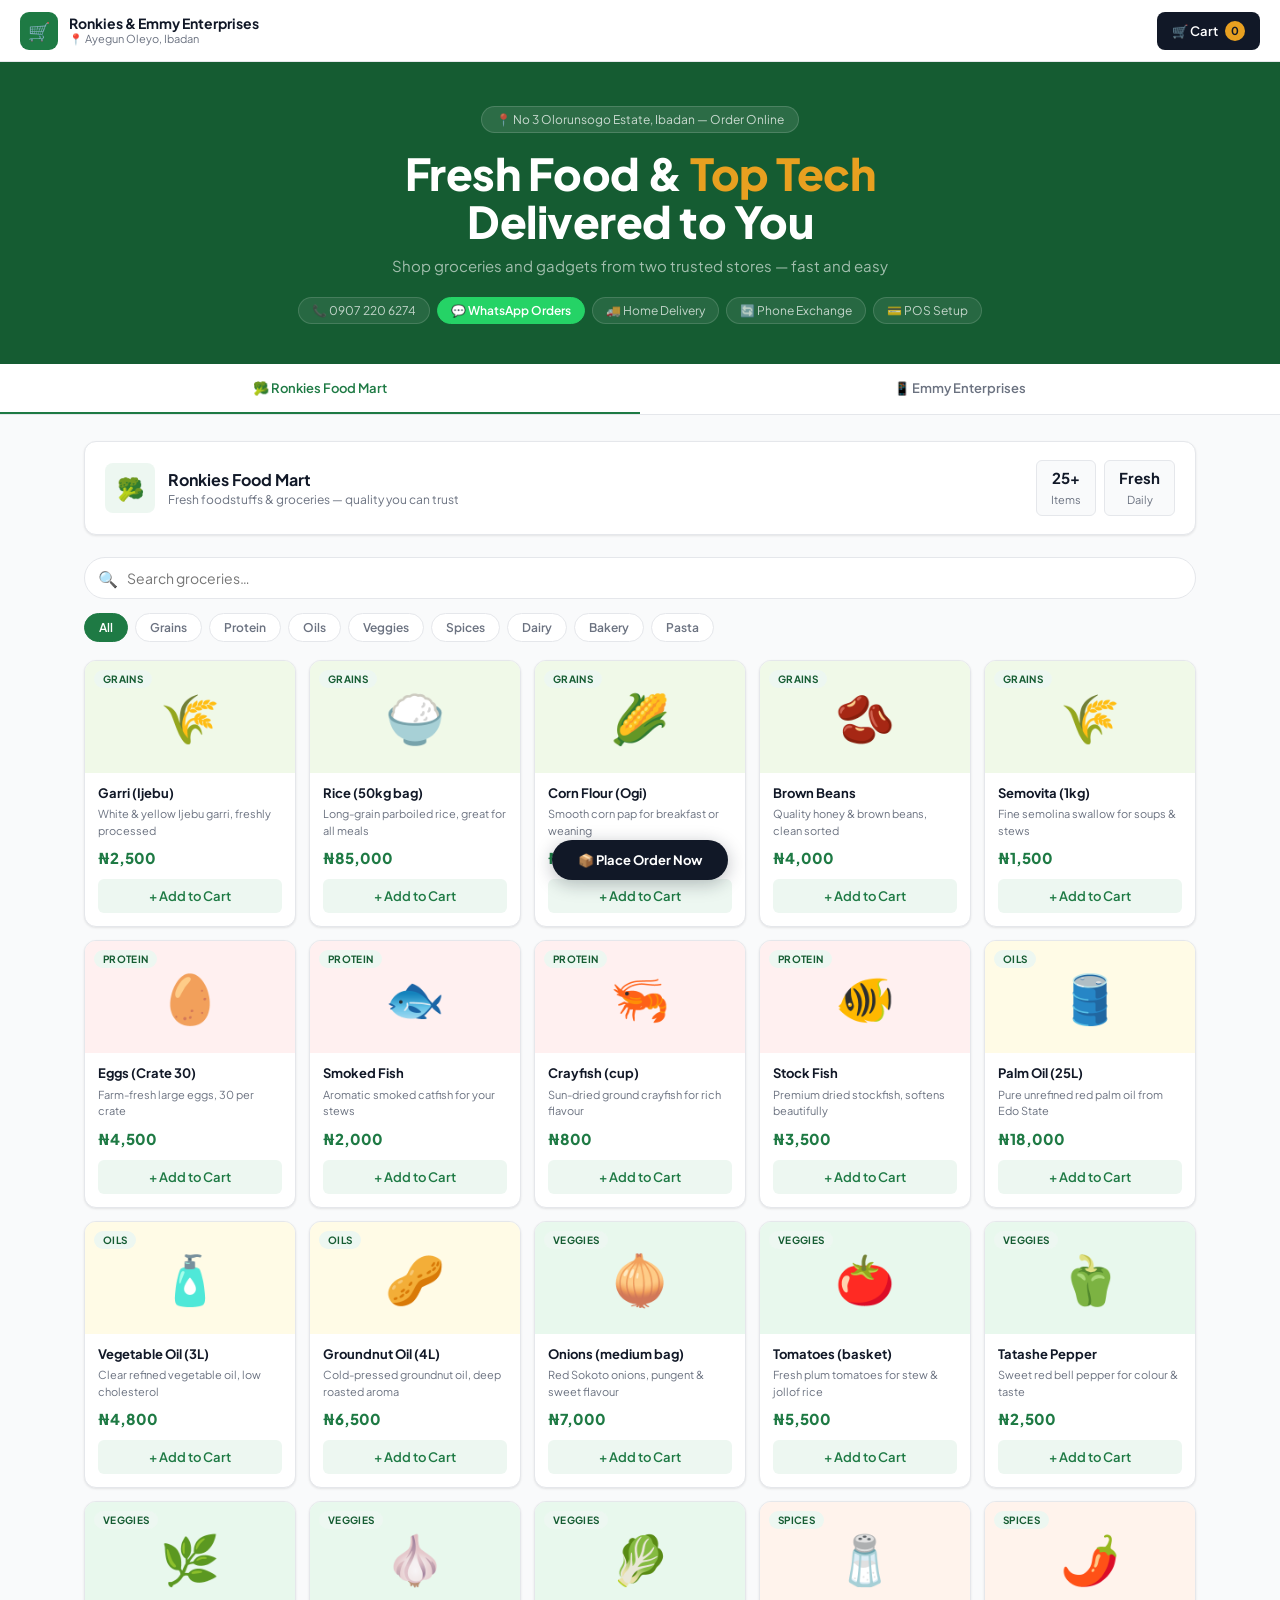
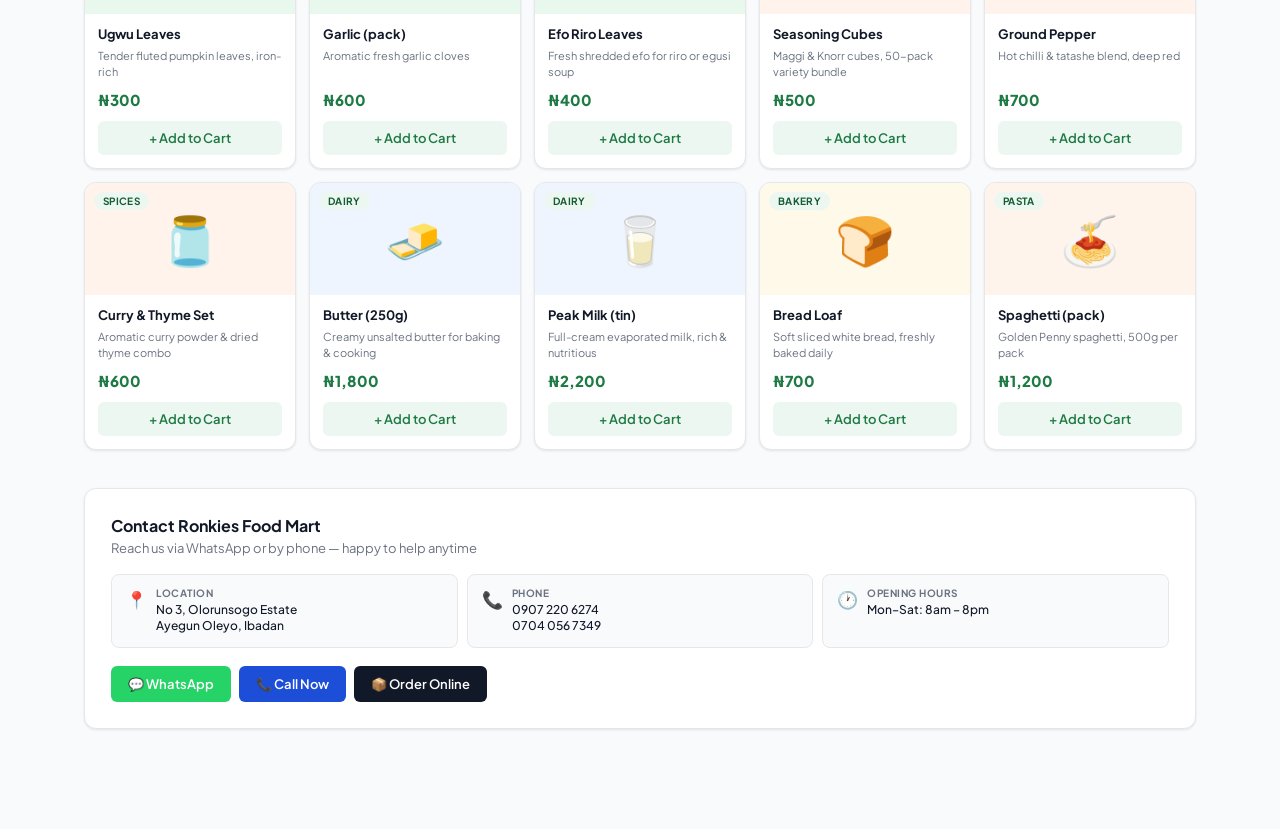
<file: index.html>
<!DOCTYPE html>
<html lang="en">
<head>
<meta charset="UTF-8">
<meta name="viewport" content="width=device-width, initial-scale=1.0">
<title>Ronkies Food Mart & Emmy Enterprises</title>
<link rel="stylesheet" href="style.css">
<link href="https://fonts.googleapis.com/css2?family=Plus+Jakarta+Sans:wght@400;500;600;700;800&display=swap" rel="stylesheet">
</head>
<body>

<nav class="nav">
  <a class="logo" href="#">
    <div class="logo-icon">🛒</div>
    <div>
      <div class="logo-name">Ronkies &amp; Emmy Enterprises</div>
      <div class="logo-loc">📍 Ayegun Oleyo, Ibadan</div>
    </div>
  </a>
  <button class="cart-btn" onclick="openCart()">🛒 Cart <span class="cnum" id="cart-count">0</span></button>
</nav>

<div class="hero">
  <div class="hero-tag">📍 No 3 Olorunsogo Estate, Ibadan — Order Online</div>
  <h1>Fresh Food &amp; <span class="hi">Top Tech</span><br>Delivered to You</h1>
  <p class="hero-sub">Shop groceries and gadgets from two trusted stores — fast and easy</p>
  <div class="chips">
    <span class="chip">📞 0907 220 6274</span>
    <span class="chip hi">💬 WhatsApp Orders</span>
    <span class="chip">🚚 Home Delivery</span>
    <span class="chip">🔄 Phone Exchange</span>
    <span class="chip">💳 POS Setup</span>
  </div>
</div>

<div class="tabs">
  <button class="tab af" id="tab-food" onclick="showSec('food',this)">🥦 Ronkies Food Mart</button>
  <button class="tab" id="tab-tech" onclick="showSec('tech',this)">📱 Emmy Enterprises</button>
</div>

<div class="main">

  <div class="sec on" id="sec-food">
    <div class="store-hd">
      <div class="shd-l">
        <div class="shd-icon fi">🥦</div>
        <div>
          <div class="shd-name">Ronkies Food Mart</div>
          <div class="shd-desc">Fresh foodstuffs &amp; groceries — quality you can trust</div>
        </div>
      </div>
      <div class="shd-stats">
        <div class="sp"><strong>25+</strong><span>Items</span></div>
        <div class="sp"><strong>Fresh</strong><span>Daily</span></div>
      </div>
    </div>
    <div class="sw"><span class="si">🔍</span><input type="text" placeholder="Search groceries…" oninput="filterQ('food',this.value)"></div>
    <div class="filt" id="food-filt"></div>
    <div class="grid" id="food-grid"></div>
    <div id="food-empty" class="nores" style="display:none">No items found</div>
    <div class="contact">
      <h3>Contact Ronkies Food Mart</h3>
      <p class="sub">Reach us via WhatsApp or by phone — happy to help anytime</p>
      <div class="ig">
        <div class="ic"><span class="ic-i">📍</span><div><div class="ic-l">Location</div><div class="ic-v">No 3, Olorunsogo Estate<br>Ayegun Oleyo, Ibadan</div></div></div>
        <div class="ic"><span class="ic-i">📞</span><div><div class="ic-l">Phone</div><div class="ic-v">0907 220 6274<br>0704 056 7349</div></div></div>
        <div class="ic"><span class="ic-i">🕐</span><div><div class="ic-l">Opening Hours</div><div class="ic-v">Mon–Sat: 8am – 8pm<br></div></div></div>
      </div>
      <div class="ctar">
        <button class="cta wa2" onclick="openWA('09072206274','Ronkies Food Mart')">💬 WhatsApp</button>
        <button class="cta ph" onclick="dial('09072206274')">📞 Call Now</button>
        <button class="cta or" onclick="openOrder('food')">📦 Order Online</button>
      </div>
    </div>
  </div>

  <div class="sec" id="sec-tech">
    <div class="store-hd">
      <div class="shd-l">
        <div class="shd-icon ti">📱</div>
        <div>
          <div class="shd-name">Emmy Enterprises</div>
          <div class="shd-desc">POS · Phone Sales · Accessories · Repairs · Exchange</div>
        </div>
      </div>
      <div class="shd-stats">
        <div class="sp"><strong>18+</strong><span>Products</span></div>
        <div class="sp"><strong>Best</strong><span>Prices</span></div>
      </div>
    </div>
    <div class="sw"><span class="si">🔍</span><input type="text" class="t" placeholder="Search phones &amp; accessories…" oninput="filterQ('tech',this.value)"></div>
    <div class="filt" id="tech-filt"></div>
    <div class="grid" id="tech-grid"></div>
    <div id="tech-empty" class="nores" style="display:none">No items found</div>
    <div class="contact">
      <h3>Contact Emmy Enterprises</h3>
      <p class="sub">Visit us or reach out on WhatsApp — we make tech simple</p>
      <div class="ig">
        <div class="ic"><span class="ic-i">📍</span><div><div class="ic-l">Location</div><div class="ic-v">No 3, Olorunsogo Estate<br>Ayegun Oleyo, Ibadan</div></div></div>
        <div class="ic"><span class="ic-i">📞</span><div><div class="ic-l">Phone</div><div class="ic-v">0907 220 6274<br>0704 056 7349</div></div></div>
        <div class="ic"><span class="ic-i">🔄</span><div><div class="ic-l">Services</div><div class="ic-v">Exchange · Repairs<br>POS Setup · Buyback</div></div></div>
      </div>
      <div class="ctar">
        <button class="cta wa2" onclick="openWA('09072206274','Emmy Enterprises')">💬 WhatsApp</button>
        <button class="cta ph" onclick="dial('09072206274')">📞 Call Now</button>
        <button class="cta or" onclick="openOrder('tech')">📦 Order Online</button>
      </div>
    </div>
  </div>

</div>

<button class="floatb" id="floatb" onclick="openOrder('food')">📦 Place Order Now</button>

<div class="ov" id="cart-ov" onclick="closeCart()"></div>
<div class="dr" id="cart-dr">
  <div class="drhd"><h3>🛒 Your Cart</h3><button class="dcl" onclick="closeCart()">×</button></div>
  <div class="drbd" id="cart-bd"></div>
  <div class="drft" id="cart-ft" style="display:none">
    <div class="totrow"><span>Total</span><span id="cart-total">₦0</span></div>
    <button class="cob" onclick="checkoutWA()">💬 Checkout via WhatsApp</button>
  </div>
</div>

<div class="mbg" id="order-modal" onclick="if(event.target===this)closeOrder()">
  <div class="modal">
    <div class="mhd fh" id="modal-hd">
      <h3 id="modal-title">📦 Place Your Order</h3>
      <button class="mcl" onclick="closeOrder()">×</button>
    </div>
    <div class="mbd">
      <div class="fg2">
        <div class="fg"><label>Full Name *</label><input type="text" id="o-name" placeholder="Your name"></div>
        <div class="fg"><label>Phone *</label><input type="tel" id="o-phone" placeholder="080xxxxxxxx"></div>
      </div>
      <div class="fg"><label>Delivery Address</label><input type="text" id="o-addr" placeholder="Street, area, Ibadan"></div>
      <div class="fg"><label>Items to Order *</label><textarea id="o-items" placeholder="e.g. Rice 1 bag, Garri 2kg&#10;List all items and quantities"></textarea></div>
      <div class="fg"><label>Special Instructions</label><input type="text" id="o-note" placeholder="Any notes or preferences?"></div>
      <button class="sendb" onclick="submitOrder()">💬 Send Order via WhatsApp</button>
    </div>
  </div>
</div>

<div id="toast"></div>
<script src="script.js"></script>
</body>
</html>
</file>
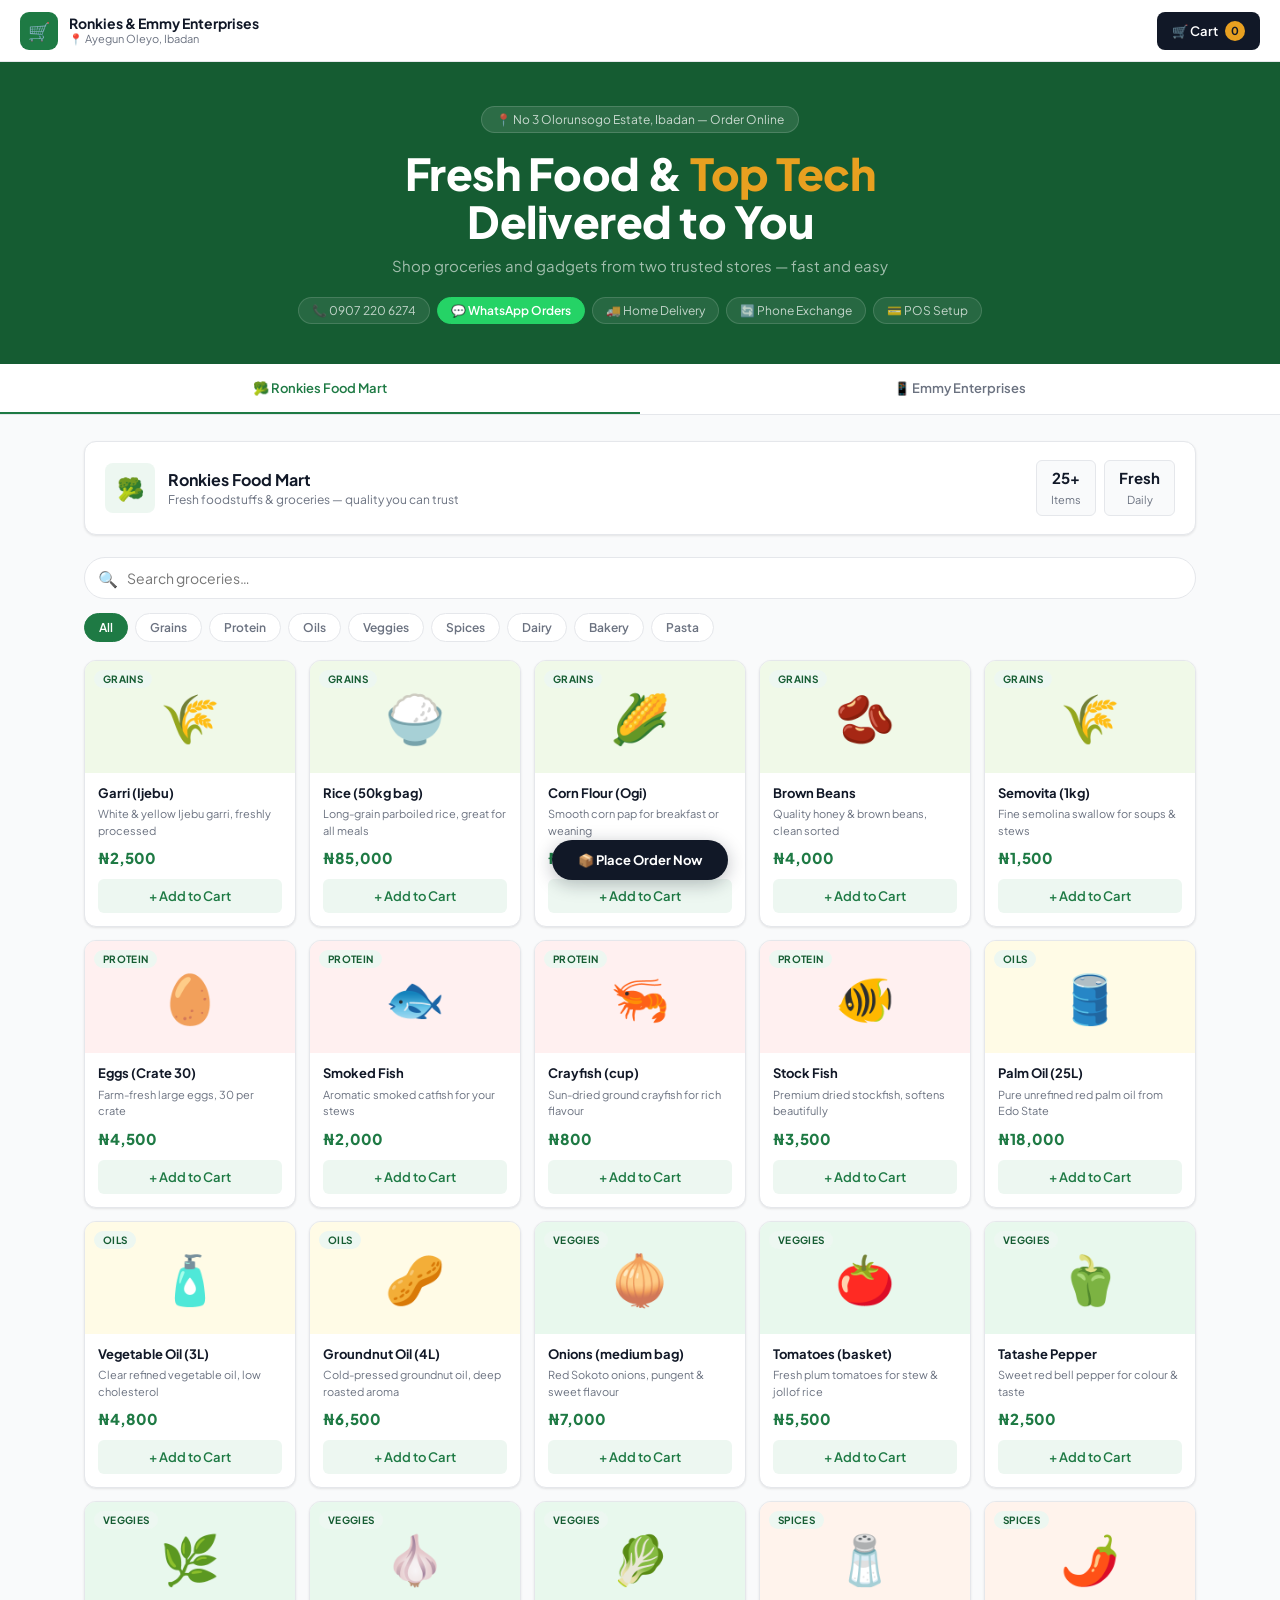
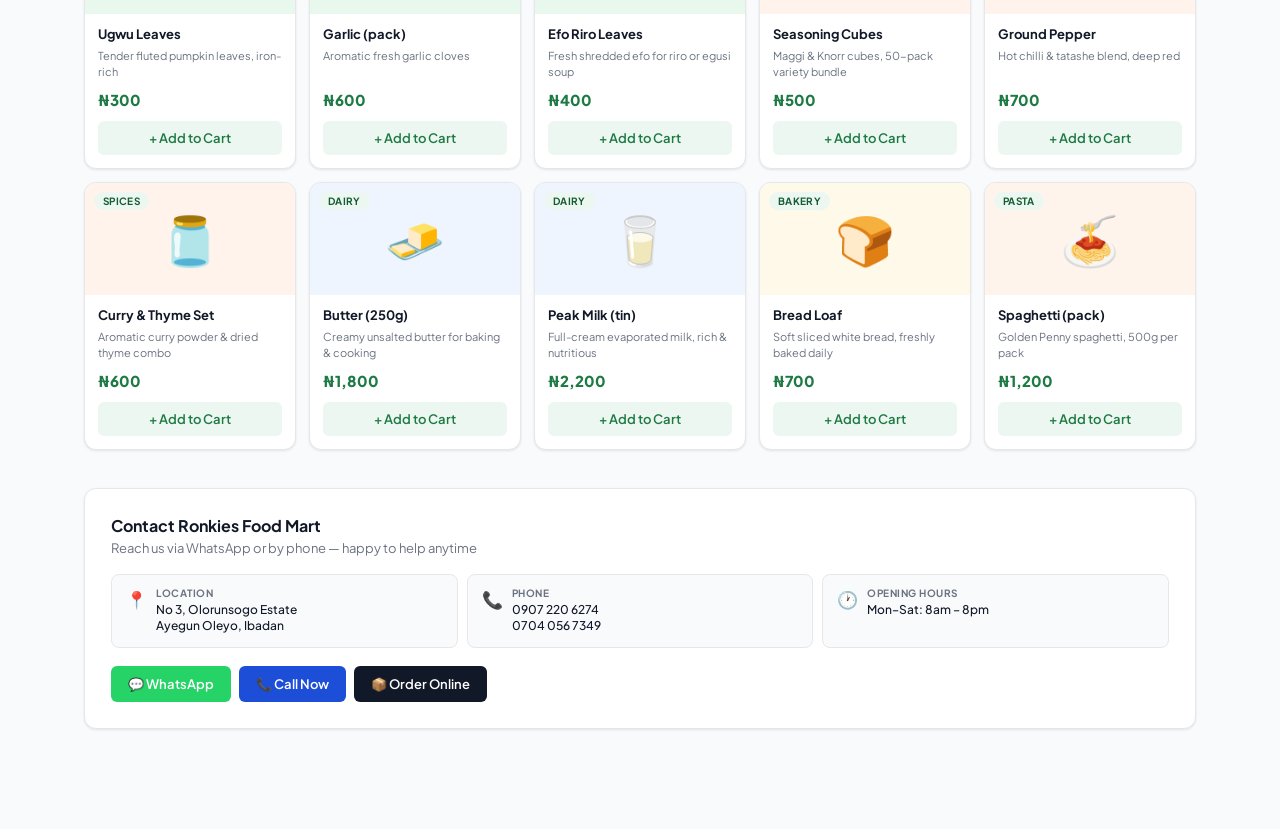
<file: food.html>
<!DOCTYPE html>
<html lang="en">
<head>
<meta charset="UTF-8">
<meta name="viewport" content="width=device-width, initial-scale=1.0">
<title>Ronkies Food Mart & Emmy Enterprises</title>
<link rel="stylesheet" href="food.css">
<link href="https://fonts.googleapis.com/css2?family=Plus+Jakarta+Sans:wght@400;500;600;700;800&display=swap" rel="stylesheet">
</head>
<body>

<nav class="nav">
  <a class="logo" href="#">
    <div class="logo-icon">🛒</div>
    <div>
      <div class="logo-name">Ronkies &amp; Emmy Enterprises</div>
      <div class="logo-loc">📍 Ayegun Oleyo, Ibadan</div>
    </div>
  </a>
  <button class="cart-btn" onclick="openCart()">🛒 Cart <span class="cnum" id="cart-count">0</span></button>
</nav>

<div class="hero">
  <div class="hero-tag">📍 No 3 Olorunsogo Estate, Ibadan — Order Online</div>
  <h1>Fresh Food &amp; <span class="hi">Top Tech</span><br>Delivered to You</h1>
  <p class="hero-sub">Shop groceries and gadgets from two trusted stores — fast and easy</p>
  <div class="chips">
    <span class="chip">📞 0907 220 6274</span>
    <span class="chip hi">💬 WhatsApp Orders</span>
    <span class="chip">🚚 Home Delivery</span>
    <span class="chip">🔄 Phone Exchange</span>
    <span class="chip">💳 POS Setup</span>
  </div>
</div>

<div class="tabs">
  <button class="tab af" id="tab-food" onclick="showSec('food',this)">🥦 Ronkies Food Mart</button>
  <button class="tab" id="tab-tech" onclick="showSec('tech',this)">📱 Emmy Enterprises</button>
</div>

<div class="main">

  <div class="sec on" id="sec-food">
    <div class="store-hd">
      <div class="shd-l">
        <div class="shd-icon fi">🥦</div>
        <div>
          <div class="shd-name">Ronkies Food Mart</div>
          <div class="shd-desc">Fresh foodstuffs &amp; groceries — quality you can trust</div>
        </div>
      </div>
      <div class="shd-stats">
        <div class="sp"><strong>25+</strong><span>Items</span></div>
        <div class="sp"><strong>Fresh</strong><span>Daily</span></div>
      </div>
    </div>
    <div class="sw"><span class="si">🔍</span><input type="text" placeholder="Search groceries…" oninput="filterQ('food',this.value)"></div>
    <div class="filt" id="food-filt"></div>
    <div class="grid" id="food-grid"></div>
    <div id="food-empty" class="nores" style="display:none">No items found</div>
    <div class="contact">
      <h3>Contact Ronkies Food Mart</h3>
      <p class="sub">Reach us via WhatsApp or by phone — happy to help anytime</p>
      <div class="ig">
        <div class="ic"><span class="ic-i">📍</span><div><div class="ic-l">Location</div><div class="ic-v">No 3, Olorunsogo Estate<br>Ayegun Oleyo, Ibadan</div></div></div>
        <div class="ic"><span class="ic-i">📞</span><div><div class="ic-l">Phone</div><div class="ic-v">0907 220 6274<br>0704 056 7349</div></div></div>
        <div class="ic"><span class="ic-i">🕐</span><div><div class="ic-l">Opening Hours</div><div class="ic-v">Mon–Sat: 8am – 8pm<br></div></div></div>
      </div>
      <div class="ctar">
        <button class="cta wa2" onclick="openWA('09072206274','Ronkies Food Mart')">💬 WhatsApp</button>
        <button class="cta ph" onclick="dial('09072206274')">📞 Call Now</button>
        <button class="cta or" onclick="openOrder('food')">📦 Order Online</button>
      </div>
    </div>
  </div>

  <div class="sec" id="sec-tech">
    <div class="store-hd">
      <div class="shd-l">
        <div class="shd-icon ti">📱</div>
        <div>
          <div class="shd-name">Emmy Enterprises</div>
          <div class="shd-desc">POS · Phone Sales · Accessories · Repairs · Exchange</div>
        </div>
      </div>
      <div class="shd-stats">
        <div class="sp"><strong>18+</strong><span>Products</span></div>
        <div class="sp"><strong>Best</strong><span>Prices</span></div>
      </div>
    </div>
    <div class="sw"><span class="si">🔍</span><input type="text" class="t" placeholder="Search phones &amp; accessories…" oninput="filterQ('tech',this.value)"></div>
    <div class="filt" id="tech-filt"></div>
    <div class="grid" id="tech-grid"></div>
    <div id="tech-empty" class="nores" style="display:none">No items found</div>
    <div class="contact">
      <h3>Contact Emmy Enterprises</h3>
      <p class="sub">Visit us or reach out on WhatsApp — we make tech simple</p>
      <div class="ig">
        <div class="ic"><span class="ic-i">📍</span><div><div class="ic-l">Location</div><div class="ic-v">No 3, Olorunsogo Estate<br>Ayegun Oleyo, Ibadan</div></div></div>
        <div class="ic"><span class="ic-i">📞</span><div><div class="ic-l">Phone</div><div class="ic-v">0907 220 6274<br>0704 056 7349</div></div></div>
        <div class="ic"><span class="ic-i">🔄</span><div><div class="ic-l">Services</div><div class="ic-v">Exchange · Repairs<br>POS Setup · Buyback</div></div></div>
      </div>
      <div class="ctar">
        <button class="cta wa2" onclick="openWA('09072206274','Emmy Enterprises')">💬 WhatsApp</button>
        <button class="cta ph" onclick="dial('09072206274')">📞 Call Now</button>
        <button class="cta or" onclick="openOrder('tech')">📦 Order Online</button>
      </div>
    </div>
  </div>

</div>

<button class="floatb" id="floatb" onclick="openOrder('food')">📦 Place Order Now</button>

<div class="ov" id="cart-ov" onclick="closeCart()"></div>
<div class="dr" id="cart-dr">
  <div class="drhd"><h3>🛒 Your Cart</h3><button class="dcl" onclick="closeCart()">×</button></div>
  <div class="drbd" id="cart-bd"></div>
  <div class="drft" id="cart-ft" style="display:none">
    <div class="totrow"><span>Total</span><span id="cart-total">₦0</span></div>
    <button class="cob" onclick="checkoutWA()">💬 Checkout via WhatsApp</button>
  </div>
</div>

<div class="mbg" id="order-modal" onclick="if(event.target===this)closeOrder()">
  <div class="modal">
    <div class="mhd fh" id="modal-hd">
      <h3 id="modal-title">📦 Place Your Order</h3>
      <button class="mcl" onclick="closeOrder()">×</button>
    </div>
    <div class="mbd">
      <div class="fg2">
        <div class="fg"><label>Full Name *</label><input type="text" id="o-name" placeholder="Your name"></div>
        <div class="fg"><label>Phone *</label><input type="tel" id="o-phone" placeholder="080xxxxxxxx"></div>
      </div>
      <div class="fg"><label>Delivery Address</label><input type="text" id="o-addr" placeholder="Street, area, Ibadan"></div>
      <div class="fg"><label>Items to Order *</label><textarea id="o-items" placeholder="e.g. Rice 1 bag, Garri 2kg&#10;List all items and quantities"></textarea></div>
      <div class="fg"><label>Special Instructions</label><input type="text" id="o-note" placeholder="Any notes or preferences?"></div>
      <button class="sendb" onclick="submitOrder()">💬 Send Order via WhatsApp</button>
    </div>
  </div>
</div>

<div id="toast"></div>
<script src="food.js"></script>
</body>
</html>
</file>
<file: style.css>
*,*::before,*::after{box-sizing:border-box;margin:0;padding:0}
:root{
  --g:#1e7a44;--gd:#155c32;--gl:#edf7f1;--gm:#d0ecdb;
  --o:#c96a1e;--od:#9d4f12;--ol:#fef3ea;--om:#fce0c5;
  --gold:#e8a020;--wa:#25d366;--red:#c0392b;
  --ink:#111827;--ink2:#374151;--mu:#6b7280;--su:#9ca3af;
  --bd:#e5e7eb;--bg:#f9fafb;--wh:#ffffff;
  --cs:0 1px 3px rgba(0,0,0,0.06),0 1px 2px rgba(0,0,0,0.04);
  --sh:0 4px 16px rgba(0,0,0,0.08);--shl:0 8px 32px rgba(0,0,0,0.12);
  --r:12px;--rs:8px;--rx:6px}
html{scroll-behavior:smooth}
body{font-family:'Plus Jakarta Sans',sans-serif;background:var(--bg);color:var(--ink);min-height:100vh;-webkit-font-smoothing:antialiased}

.nav{position:sticky;top:0;z-index:100;background:var(--wh);border-bottom:1px solid var(--bd);display:flex;align-items:center;justify-content:space-between;padding:0 20px;height:62px}
.logo{display:flex;align-items:center;gap:11px;text-decoration:none}
.logo-icon{width:38px;height:38px;border-radius:9px;background:var(--g);display:flex;align-items:center;justify-content:center;font-size:18px;flex-shrink:0}
.logo-name{font-size:14px;font-weight:700;color:var(--ink);line-height:1.2}
.logo-loc{font-size:11px;color:var(--mu)}
.cart-btn{display:flex;align-items:center;gap:7px;background:var(--ink);color:var(--wh);border:none;border-radius:8px;padding:9px 15px;font-family:inherit;font-size:13px;font-weight:600;cursor:pointer;transition:background .15s}
.cart-btn:hover{background:var(--ink2)}
.cnum{background:var(--gold);color:var(--ink);border-radius:50px;min-width:20px;height:20px;font-size:11px;font-weight:700;padding:0 5px;display:inline-flex;align-items:center;justify-content:center}

.hero{background:var(--gd);padding:44px 20px 40px;text-align:center}
.hero-tag{display:inline-flex;align-items:center;gap:6px;background:rgba(255,255,255,.1);border:1px solid rgba(255,255,255,.15);border-radius:50px;padding:5px 14px;margin-bottom:16px;font-size:12px;color:rgba(255,255,255,.75)}
.hero h1{font-size:clamp(24px,5.5vw,44px);font-weight:800;color:#fff;line-height:1.1;letter-spacing:-.5px;margin-bottom:10px}
.hero h1 .hi{color:var(--gold)}
.hero-sub{color:rgba(255,255,255,.6);font-size:clamp(13px,2.5vw,15px);margin-bottom:22px}
.chips{display:flex;flex-wrap:wrap;justify-content:center;gap:7px}
.chip{background:rgba(255,255,255,.08);border:1px solid rgba(255,255,255,.14);color:rgba(255,255,255,.72);border-radius:50px;padding:5px 13px;font-size:12px}
.chip.hi{background:var(--wa);border-color:var(--wa);color:#fff;font-weight:600}

.tabs{position:sticky;top:62px;z-index:90;background:var(--wh);border-bottom:1px solid var(--bd);display:flex;overflow-x:auto;scrollbar-width:none}
.tabs::-webkit-scrollbar{display:none}
.tab{flex:1;min-width:150px;padding:0 20px;height:50px;display:flex;align-items:center;justify-content:center;gap:8px;font-family:inherit;font-size:13px;font-weight:600;background:none;border:none;border-bottom:2px solid transparent;cursor:pointer;color:var(--mu);transition:all .18s;white-space:nowrap}
.tab.af{color:var(--g);border-bottom-color:var(--g)}
.tab.at{color:var(--o);border-bottom-color:var(--o)}

.main{max-width:1140px;margin:0 auto;padding:26px 14px 100px}
.sec{display:none;animation:up .28s ease}
.sec.on{display:block}
@keyframes up{from{opacity:0;transform:translateY(8px)}to{opacity:1;transform:translateY(0)}}

.store-hd{display:flex;align-items:center;justify-content:space-between;flex-wrap:wrap;gap:12px;margin-bottom:22px;padding:18px 20px;border-radius:var(--r);border:1px solid var(--bd);background:var(--wh);box-shadow:var(--cs)}
.shd-l{display:flex;align-items:center;gap:13px}
.shd-icon{width:50px;height:50px;border-radius:var(--rs);flex-shrink:0;display:flex;align-items:center;justify-content:center;font-size:22px}
.shd-icon.fi{background:var(--gl)}.shd-icon.ti{background:var(--ol)}
.shd-name{font-size:16px;font-weight:700;color:var(--ink)}
.shd-desc{font-size:12px;color:var(--mu);margin-top:2px}
.shd-stats{display:flex;gap:8px;flex-wrap:wrap}
.sp{background:var(--bg);border:1px solid var(--bd);border-radius:var(--rx);padding:7px 14px;text-align:center}
.sp strong{display:block;font-size:15px;font-weight:700;color:var(--ink)}
.sp span{font-size:11px;color:var(--mu)}

.sw{position:relative;margin-bottom:14px}
.sw input{width:100%;padding:11px 16px 11px 42px;border:1px solid var(--bd);border-radius:50px;font-family:inherit;font-size:14px;background:var(--wh);outline:none;transition:border-color .18s,box-shadow .18s;color:var(--ink)}
.sw input:focus{border-color:var(--g);box-shadow:0 0 0 3px rgba(30,122,68,.1)}
.sw input.t:focus{border-color:var(--o);box-shadow:0 0 0 3px rgba(201,106,30,.1)}
.si{position:absolute;left:14px;top:50%;transform:translateY(-50%);font-size:16px}

.filt{display:flex;gap:7px;flex-wrap:wrap;margin-bottom:18px}
.pill{padding:6px 14px;border-radius:50px;border:1px solid var(--bd);background:var(--wh);font-family:inherit;font-size:12px;font-weight:600;cursor:pointer;transition:all .14s;color:var(--mu)}
.pill:hover{border-color:#d1d5db;color:var(--ink)}
.pill.fa{background:var(--g);border-color:var(--g);color:#fff}
.pill.ta{background:var(--o);border-color:var(--o);color:#fff}

.grid{display:grid;grid-template-columns:repeat(auto-fill,minmax(165px,1fr));gap:13px}
@media(max-width:400px){.grid{grid-template-columns:repeat(2,1fr);gap:9px}}
@media(min-width:900px){.grid{grid-template-columns:repeat(auto-fill,minmax(185px,1fr))}}

.card{background:var(--wh);border-radius:var(--r);border:1px solid var(--bd);overflow:hidden;display:flex;flex-direction:column;transition:transform .18s,box-shadow .18s,border-color .18s;box-shadow:var(--cs)}
.card:hover{transform:translateY(-3px);box-shadow:var(--sh);border-color:#d1d5db}

.thumb{height:112px;position:relative;display:flex;align-items:center;justify-content:center;font-size:48px;overflow:hidden}
.tg{background:#f0f9e8}.tp{background:#fff0f0}.to{background:#fffbe6}
.tv{background:#e8f8ed}.ts{background:#fff3ec}.td{background:#eef5ff}
.tb{background:#fef9e8}.tpa{background:#fff4ec}.tsv{background:#f0f4ff}
.tph{background:#f4f4f4}.tac{background:#f5eeff}

.ctag{position:absolute;top:9px;left:9px;font-size:10px;font-weight:700;padding:3px 9px;border-radius:50px;letter-spacing:.3px;text-transform:uppercase}
.ftag{background:var(--gl);color:var(--gd)}
.ttag{background:var(--ol);color:var(--od)}

.cb{padding:12px 13px;flex:1;display:flex;flex-direction:column;gap:4px}
.cn{font-size:13px;font-weight:700;color:var(--ink);line-height:1.35}
.cd{font-size:11px;color:var(--mu);line-height:1.5;flex:1}
.cp{font-size:15px;font-weight:800;margin-top:5px}
.fp{color:var(--g)}.tp2{color:var(--o)}.cup{color:var(--mu);font-size:12px;font-weight:600}

.cf{padding:0 13px 13px}
.ab{width:100%;padding:9px 0;border:none;border-radius:var(--rx);font-family:inherit;font-size:13px;font-weight:600;cursor:pointer;transition:all .14s}
.fa2{background:var(--gl);color:var(--g)}.fa2:hover{background:var(--g);color:#fff}
.ta2{background:var(--ol);color:var(--o)}.ta2:hover{background:var(--o);color:#fff}

.qr{display:flex;border-radius:var(--rx);overflow:hidden;border:1.5px solid;height:37px}
.qr.fq{border-color:var(--g)}.qr.tq{border-color:var(--o)}
.qb{flex:1;background:none;border:none;font-size:18px;font-weight:700;cursor:pointer;transition:background .1s}
.fq .qb{color:var(--g)}.fq .qb:hover{background:var(--gl)}
.tq .qb{color:var(--o)}.tq .qb:hover{background:var(--ol)}
.qn{flex:1.3;text-align:center;font-size:14px;font-weight:700;line-height:37px}

.nores{text-align:center;padding:48px;color:var(--mu);font-size:14px}

.contact{margin-top:38px;background:var(--wh);border-radius:var(--r);border:1px solid var(--bd);padding:26px;box-shadow:var(--cs)}
.contact h3{font-size:16px;font-weight:700;margin-bottom:4px}
.contact .sub{font-size:13px;color:var(--mu);margin-bottom:18px}
.ig{display:grid;grid-template-columns:repeat(auto-fit,minmax(185px,1fr));gap:9px;margin-bottom:18px}
.ic{background:var(--bg);border:1px solid var(--bd);border-radius:var(--rs);padding:12px 14px;display:flex;align-items:flex-start;gap:9px}
.ic-i{font-size:17px;flex-shrink:0;margin-top:1px}
.ic-l{font-size:10px;font-weight:700;color:var(--mu);text-transform:uppercase;letter-spacing:.5px;margin-bottom:3px}
.ic-v{font-size:12px;font-weight:500;color:var(--ink);line-height:1.4}
.ctar{display:flex;gap:8px;flex-wrap:wrap}
.cta{display:flex;align-items:center;gap:7px;padding:10px 17px;border-radius:var(--rx);border:none;font-family:inherit;font-size:13px;font-weight:600;cursor:pointer;transition:opacity .15s,transform .15s}
.cta:hover{opacity:.9;transform:translateY(-1px)}
.wa2{background:var(--wa);color:#fff}
.ph{background:#1d4ed8;color:#fff}
.or{background:var(--ink);color:#fff}

.ov{display:none;position:fixed;inset:0;z-index:200;background:rgba(0,0,0,.4)}
.ov.on{display:block}
.dr{position:fixed;top:0;right:-100%;bottom:0;width:min(400px,100vw);background:var(--wh);z-index:201;transition:right .3s cubic-bezier(.4,0,.2,1);display:flex;flex-direction:column;border-left:1px solid var(--bd)}
.dr.on{right:0}
.drhd{padding:17px 19px;display:flex;justify-content:space-between;align-items:center;border-bottom:1px solid var(--bd);flex-shrink:0}
.drhd h3{font-size:15px;font-weight:700}
.dcl{background:var(--bg);border:1px solid var(--bd);color:var(--ink);border-radius:var(--rx);width:31px;height:31px;font-size:17px;cursor:pointer;display:flex;align-items:center;justify-content:center}
.drbd{flex:1;overflow-y:auto;padding:14px}
.ec{text-align:center;padding:50px 0;color:var(--mu)}
.ec .ei{font-size:50px;margin-bottom:10px}
.ec p{font-size:14px;font-weight:500}
.crit{display:flex;gap:11px;align-items:center;padding:12px 0;border-bottom:1px solid var(--bg)}
.cri{font-size:27px;width:40px;text-align:center;flex-shrink:0}
.crd{flex:1;min-width:0}
.crn{font-size:13px;font-weight:600}
.crp{font-size:12px;color:var(--mu);margin-top:2px}
.crq{display:flex;align-items:center;gap:7px;margin-top:7px}
.crq button{background:var(--bg);border:1px solid var(--bd);border-radius:var(--rx);width:27px;height:27px;font-size:14px;font-weight:700;cursor:pointer}
.crq span{font-size:14px;font-weight:700;min-width:22px;text-align:center}
.crdl{background:none;border:none;font-size:16px;cursor:pointer;color:var(--red);flex-shrink:0}
.drft{padding:15px;border-top:1px solid var(--bd);background:var(--bg);flex-shrink:0}
.totrow{display:flex;justify-content:space-between;font-size:15px;font-weight:700;margin-bottom:12px}
.cob{width:100%;padding:13px;background:var(--wa);color:#fff;border:none;border-radius:var(--rs);font-family:inherit;font-size:14px;font-weight:700;cursor:pointer;display:flex;align-items:center;justify-content:center;gap:8px;transition:opacity .15s}
.cob:hover{opacity:.92}

.mbg{display:none;position:fixed;inset:0;z-index:300;background:rgba(0,0,0,.45);align-items:center;justify-content:center;padding:15px}
.mbg.on{display:flex}
.modal{background:var(--wh);border-radius:16px;width:100%;max-width:476px;box-shadow:var(--shl);overflow:hidden;animation:pop .22s ease}
@keyframes pop{from{transform:scale(.95);opacity:0}to{transform:scale(1);opacity:1}}
.mhd{padding:17px 21px;display:flex;justify-content:space-between;align-items:center}
.mhd.fh{background:var(--g)}.mhd.th{background:var(--o)}
.mhd h3{color:#fff;font-size:15px;font-weight:700}
.mcl{background:rgba(255,255,255,.2);border:none;color:#fff;border-radius:6px;width:29px;height:29px;font-size:16px;cursor:pointer;display:flex;align-items:center;justify-content:center}
.mbd{padding:21px;max-height:68vh;overflow-y:auto}
.fg{margin-bottom:14px}
.fg label{display:block;font-size:11px;font-weight:700;color:var(--mu);text-transform:uppercase;letter-spacing:.5px;margin-bottom:5px}
.fg input,.fg textarea{width:100%;padding:10px 13px;border:1px solid var(--bd);border-radius:var(--rx);font-family:inherit;font-size:14px;outline:none;background:var(--bg);transition:border-color .18s;color:var(--ink)}
.fg input:focus,.fg textarea:focus{border-color:var(--g);background:var(--wh)}
.fg textarea{resize:vertical;min-height:86px}
.fg2{display:grid;grid-template-columns:1fr 1fr;gap:11px}
@media(max-width:360px){.fg2{grid-template-columns:1fr}}
.sendb{width:100%;padding:13px;background:var(--wa);color:#fff;border:none;border-radius:var(--rs);font-family:inherit;font-size:14px;font-weight:700;cursor:pointer;display:flex;align-items:center;justify-content:center;gap:8px;margin-top:5px;transition:opacity .15s}
.sendb:hover{opacity:.92}

.floatb{position:fixed;bottom:20px;left:50%;transform:translateX(-50%);background:var(--ink);color:var(--wh);border:none;border-radius:50px;padding:12px 26px;font-family:inherit;font-size:13px;font-weight:700;cursor:pointer;z-index:30;box-shadow:0 4px 18px rgba(17,24,39,.28);display:flex;align-items:center;gap:8px;white-space:nowrap;transition:transform .15s,box-shadow .15s}
.floatb:hover{transform:translateX(-50%) translateY(-2px);box-shadow:0 6px 26px rgba(17,24,39,.38)}

#toast{position:fixed;bottom:74px;left:50%;transform:translateX(-50%);background:var(--ink);color:var(--wh);padding:10px 22px;border-radius:50px;font-size:13px;font-weight:600;z-index:500;opacity:0;pointer-events:none;transition:opacity .22s;white-space:nowrap;max-width:90vw;text-align:center;box-shadow:0 4px 14px rgba(0,0,0,.18)}
#toast.show{opacity:1}

@media(max-width:600px){
  .store-hd,.contact{padding:15px}
  .shd-stats{width:100%}
}
</file>
<file: food.css>
*,*::before,*::after{box-sizing:border-box;margin:0;padding:0}
:root{
  --g:#1e7a44;--gd:#155c32;--gl:#edf7f1;--gm:#d0ecdb;
  --o:#c96a1e;--od:#9d4f12;--ol:#fef3ea;--om:#fce0c5;
  --gold:#e8a020;--wa:#25d366;--red:#c0392b;
  --ink:#111827;--ink2:#374151;--mu:#6b7280;--su:#9ca3af;
  --bd:#e5e7eb;--bg:#f9fafb;--wh:#ffffff;
  --cs:0 1px 3px rgba(0,0,0,0.06),0 1px 2px rgba(0,0,0,0.04);
  --sh:0 4px 16px rgba(0,0,0,0.08);--shl:0 8px 32px rgba(0,0,0,0.12);
  --r:12px;--rs:8px;--rx:6px}
html{scroll-behavior:smooth}
body{font-family:'Plus Jakarta Sans',sans-serif;background:var(--bg);color:var(--ink);min-height:100vh;-webkit-font-smoothing:antialiased}

.nav{position:sticky;top:0;z-index:100;background:var(--wh);border-bottom:1px solid var(--bd);display:flex;align-items:center;justify-content:space-between;padding:0 20px;height:62px}
.logo{display:flex;align-items:center;gap:11px;text-decoration:none}
.logo-icon{width:38px;height:38px;border-radius:9px;background:var(--g);display:flex;align-items:center;justify-content:center;font-size:18px;flex-shrink:0}
.logo-name{font-size:14px;font-weight:700;color:var(--ink);line-height:1.2}
.logo-loc{font-size:11px;color:var(--mu)}
.cart-btn{display:flex;align-items:center;gap:7px;background:var(--ink);color:var(--wh);border:none;border-radius:8px;padding:9px 15px;font-family:inherit;font-size:13px;font-weight:600;cursor:pointer;transition:background .15s}
.cart-btn:hover{background:var(--ink2)}
.cnum{background:var(--gold);color:var(--ink);border-radius:50px;min-width:20px;height:20px;font-size:11px;font-weight:700;padding:0 5px;display:inline-flex;align-items:center;justify-content:center}

.hero{background:var(--gd);padding:44px 20px 40px;text-align:center}
.hero-tag{display:inline-flex;align-items:center;gap:6px;background:rgba(255,255,255,.1);border:1px solid rgba(255,255,255,.15);border-radius:50px;padding:5px 14px;margin-bottom:16px;font-size:12px;color:rgba(255,255,255,.75)}
.hero h1{font-size:clamp(24px,5.5vw,44px);font-weight:800;color:#fff;line-height:1.1;letter-spacing:-.5px;margin-bottom:10px}
.hero h1 .hi{color:var(--gold)}
.hero-sub{color:rgba(255,255,255,.6);font-size:clamp(13px,2.5vw,15px);margin-bottom:22px}
.chips{display:flex;flex-wrap:wrap;justify-content:center;gap:7px}
.chip{background:rgba(255,255,255,.08);border:1px solid rgba(255,255,255,.14);color:rgba(255,255,255,.72);border-radius:50px;padding:5px 13px;font-size:12px}
.chip.hi{background:var(--wa);border-color:var(--wa);color:#fff;font-weight:600}

.tabs{position:sticky;top:62px;z-index:90;background:var(--wh);border-bottom:1px solid var(--bd);display:flex;overflow-x:auto;scrollbar-width:none}
.tabs::-webkit-scrollbar{display:none}
.tab{flex:1;min-width:150px;padding:0 20px;height:50px;display:flex;align-items:center;justify-content:center;gap:8px;font-family:inherit;font-size:13px;font-weight:600;background:none;border:none;border-bottom:2px solid transparent;cursor:pointer;color:var(--mu);transition:all .18s;white-space:nowrap}
.tab.af{color:var(--g);border-bottom-color:var(--g)}
.tab.at{color:var(--o);border-bottom-color:var(--o)}

.main{max-width:1140px;margin:0 auto;padding:26px 14px 100px}
.sec{display:none;animation:up .28s ease}
.sec.on{display:block}
@keyframes up{from{opacity:0;transform:translateY(8px)}to{opacity:1;transform:translateY(0)}}

.store-hd{display:flex;align-items:center;justify-content:space-between;flex-wrap:wrap;gap:12px;margin-bottom:22px;padding:18px 20px;border-radius:var(--r);border:1px solid var(--bd);background:var(--wh);box-shadow:var(--cs)}
.shd-l{display:flex;align-items:center;gap:13px}
.shd-icon{width:50px;height:50px;border-radius:var(--rs);flex-shrink:0;display:flex;align-items:center;justify-content:center;font-size:22px}
.shd-icon.fi{background:var(--gl)}.shd-icon.ti{background:var(--ol)}
.shd-name{font-size:16px;font-weight:700;color:var(--ink)}
.shd-desc{font-size:12px;color:var(--mu);margin-top:2px}
.shd-stats{display:flex;gap:8px;flex-wrap:wrap}
.sp{background:var(--bg);border:1px solid var(--bd);border-radius:var(--rx);padding:7px 14px;text-align:center}
.sp strong{display:block;font-size:15px;font-weight:700;color:var(--ink)}
.sp span{font-size:11px;color:var(--mu)}

.sw{position:relative;margin-bottom:14px}
.sw input{width:100%;padding:11px 16px 11px 42px;border:1px solid var(--bd);border-radius:50px;font-family:inherit;font-size:14px;background:var(--wh);outline:none;transition:border-color .18s,box-shadow .18s;color:var(--ink)}
.sw input:focus{border-color:var(--g);box-shadow:0 0 0 3px rgba(30,122,68,.1)}
.sw input.t:focus{border-color:var(--o);box-shadow:0 0 0 3px rgba(201,106,30,.1)}
.si{position:absolute;left:14px;top:50%;transform:translateY(-50%);font-size:16px}

.filt{display:flex;gap:7px;flex-wrap:wrap;margin-bottom:18px}
.pill{padding:6px 14px;border-radius:50px;border:1px solid var(--bd);background:var(--wh);font-family:inherit;font-size:12px;font-weight:600;cursor:pointer;transition:all .14s;color:var(--mu)}
.pill:hover{border-color:#d1d5db;color:var(--ink)}
.pill.fa{background:var(--g);border-color:var(--g);color:#fff}
.pill.ta{background:var(--o);border-color:var(--o);color:#fff}

.grid{display:grid;grid-template-columns:repeat(auto-fill,minmax(165px,1fr));gap:13px}
@media(max-width:400px){.grid{grid-template-columns:repeat(2,1fr);gap:9px}}
@media(min-width:900px){.grid{grid-template-columns:repeat(auto-fill,minmax(185px,1fr))}}

.card{background:var(--wh);border-radius:var(--r);border:1px solid var(--bd);overflow:hidden;display:flex;flex-direction:column;transition:transform .18s,box-shadow .18s,border-color .18s;box-shadow:var(--cs)}
.card:hover{transform:translateY(-3px);box-shadow:var(--sh);border-color:#d1d5db}

.thumb{height:112px;position:relative;display:flex;align-items:center;justify-content:center;font-size:48px;overflow:hidden}
.tg{background:#f0f9e8}.tp{background:#fff0f0}.to{background:#fffbe6}
.tv{background:#e8f8ed}.ts{background:#fff3ec}.td{background:#eef5ff}
.tb{background:#fef9e8}.tpa{background:#fff4ec}.tsv{background:#f0f4ff}
.tph{background:#f4f4f4}.tac{background:#f5eeff}

.ctag{position:absolute;top:9px;left:9px;font-size:10px;font-weight:700;padding:3px 9px;border-radius:50px;letter-spacing:.3px;text-transform:uppercase}
.ftag{background:var(--gl);color:var(--gd)}
.ttag{background:var(--ol);color:var(--od)}

.cb{padding:12px 13px;flex:1;display:flex;flex-direction:column;gap:4px}
.cn{font-size:13px;font-weight:700;color:var(--ink);line-height:1.35}
.cd{font-size:11px;color:var(--mu);line-height:1.5;flex:1}
.cp{font-size:15px;font-weight:800;margin-top:5px}
.fp{color:var(--g)}.tp2{color:var(--o)}.cup{color:var(--mu);font-size:12px;font-weight:600}

.cf{padding:0 13px 13px}
.ab{width:100%;padding:9px 0;border:none;border-radius:var(--rx);font-family:inherit;font-size:13px;font-weight:600;cursor:pointer;transition:all .14s}
.fa2{background:var(--gl);color:var(--g)}.fa2:hover{background:var(--g);color:#fff}
.ta2{background:var(--ol);color:var(--o)}.ta2:hover{background:var(--o);color:#fff}

.qr{display:flex;border-radius:var(--rx);overflow:hidden;border:1.5px solid;height:37px}
.qr.fq{border-color:var(--g)}.qr.tq{border-color:var(--o)}
.qb{flex:1;background:none;border:none;font-size:18px;font-weight:700;cursor:pointer;transition:background .1s}
.fq .qb{color:var(--g)}.fq .qb:hover{background:var(--gl)}
.tq .qb{color:var(--o)}.tq .qb:hover{background:var(--ol)}
.qn{flex:1.3;text-align:center;font-size:14px;font-weight:700;line-height:37px}

.nores{text-align:center;padding:48px;color:var(--mu);font-size:14px}

.contact{margin-top:38px;background:var(--wh);border-radius:var(--r);border:1px solid var(--bd);padding:26px;box-shadow:var(--cs)}
.contact h3{font-size:16px;font-weight:700;margin-bottom:4px}
.contact .sub{font-size:13px;color:var(--mu);margin-bottom:18px}
.ig{display:grid;grid-template-columns:repeat(auto-fit,minmax(185px,1fr));gap:9px;margin-bottom:18px}
.ic{background:var(--bg);border:1px solid var(--bd);border-radius:var(--rs);padding:12px 14px;display:flex;align-items:flex-start;gap:9px}
.ic-i{font-size:17px;flex-shrink:0;margin-top:1px}
.ic-l{font-size:10px;font-weight:700;color:var(--mu);text-transform:uppercase;letter-spacing:.5px;margin-bottom:3px}
.ic-v{font-size:12px;font-weight:500;color:var(--ink);line-height:1.4}
.ctar{display:flex;gap:8px;flex-wrap:wrap}
.cta{display:flex;align-items:center;gap:7px;padding:10px 17px;border-radius:var(--rx);border:none;font-family:inherit;font-size:13px;font-weight:600;cursor:pointer;transition:opacity .15s,transform .15s}
.cta:hover{opacity:.9;transform:translateY(-1px)}
.wa2{background:var(--wa);color:#fff}
.ph{background:#1d4ed8;color:#fff}
.or{background:var(--ink);color:#fff}

.ov{display:none;position:fixed;inset:0;z-index:200;background:rgba(0,0,0,.4)}
.ov.on{display:block}
.dr{position:fixed;top:0;right:-100%;bottom:0;width:min(400px,100vw);background:var(--wh);z-index:201;transition:right .3s cubic-bezier(.4,0,.2,1);display:flex;flex-direction:column;border-left:1px solid var(--bd)}
.dr.on{right:0}
.drhd{padding:17px 19px;display:flex;justify-content:space-between;align-items:center;border-bottom:1px solid var(--bd);flex-shrink:0}
.drhd h3{font-size:15px;font-weight:700}
.dcl{background:var(--bg);border:1px solid var(--bd);color:var(--ink);border-radius:var(--rx);width:31px;height:31px;font-size:17px;cursor:pointer;display:flex;align-items:center;justify-content:center}
.drbd{flex:1;overflow-y:auto;padding:14px}
.ec{text-align:center;padding:50px 0;color:var(--mu)}
.ec .ei{font-size:50px;margin-bottom:10px}
.ec p{font-size:14px;font-weight:500}
.crit{display:flex;gap:11px;align-items:center;padding:12px 0;border-bottom:1px solid var(--bg)}
.cri{font-size:27px;width:40px;text-align:center;flex-shrink:0}
.crd{flex:1;min-width:0}
.crn{font-size:13px;font-weight:600}
.crp{font-size:12px;color:var(--mu);margin-top:2px}
.crq{display:flex;align-items:center;gap:7px;margin-top:7px}
.crq button{background:var(--bg);border:1px solid var(--bd);border-radius:var(--rx);width:27px;height:27px;font-size:14px;font-weight:700;cursor:pointer}
.crq span{font-size:14px;font-weight:700;min-width:22px;text-align:center}
.crdl{background:none;border:none;font-size:16px;cursor:pointer;color:var(--red);flex-shrink:0}
.drft{padding:15px;border-top:1px solid var(--bd);background:var(--bg);flex-shrink:0}
.totrow{display:flex;justify-content:space-between;font-size:15px;font-weight:700;margin-bottom:12px}
.cob{width:100%;padding:13px;background:var(--wa);color:#fff;border:none;border-radius:var(--rs);font-family:inherit;font-size:14px;font-weight:700;cursor:pointer;display:flex;align-items:center;justify-content:center;gap:8px;transition:opacity .15s}
.cob:hover{opacity:.92}

.mbg{display:none;position:fixed;inset:0;z-index:300;background:rgba(0,0,0,.45);align-items:center;justify-content:center;padding:15px}
.mbg.on{display:flex}
.modal{background:var(--wh);border-radius:16px;width:100%;max-width:476px;box-shadow:var(--shl);overflow:hidden;animation:pop .22s ease}
@keyframes pop{from{transform:scale(.95);opacity:0}to{transform:scale(1);opacity:1}}
.mhd{padding:17px 21px;display:flex;justify-content:space-between;align-items:center}
.mhd.fh{background:var(--g)}.mhd.th{background:var(--o)}
.mhd h3{color:#fff;font-size:15px;font-weight:700}
.mcl{background:rgba(255,255,255,.2);border:none;color:#fff;border-radius:6px;width:29px;height:29px;font-size:16px;cursor:pointer;display:flex;align-items:center;justify-content:center}
.mbd{padding:21px;max-height:68vh;overflow-y:auto}
.fg{margin-bottom:14px}
.fg label{display:block;font-size:11px;font-weight:700;color:var(--mu);text-transform:uppercase;letter-spacing:.5px;margin-bottom:5px}
.fg input,.fg textarea{width:100%;padding:10px 13px;border:1px solid var(--bd);border-radius:var(--rx);font-family:inherit;font-size:14px;outline:none;background:var(--bg);transition:border-color .18s;color:var(--ink)}
.fg input:focus,.fg textarea:focus{border-color:var(--g);background:var(--wh)}
.fg textarea{resize:vertical;min-height:86px}
.fg2{display:grid;grid-template-columns:1fr 1fr;gap:11px}
@media(max-width:360px){.fg2{grid-template-columns:1fr}}
.sendb{width:100%;padding:13px;background:var(--wa);color:#fff;border:none;border-radius:var(--rs);font-family:inherit;font-size:14px;font-weight:700;cursor:pointer;display:flex;align-items:center;justify-content:center;gap:8px;margin-top:5px;transition:opacity .15s}
.sendb:hover{opacity:.92}

.floatb{position:fixed;bottom:20px;left:50%;transform:translateX(-50%);background:var(--ink);color:var(--wh);border:none;border-radius:50px;padding:12px 26px;font-family:inherit;font-size:13px;font-weight:700;cursor:pointer;z-index:30;box-shadow:0 4px 18px rgba(17,24,39,.28);display:flex;align-items:center;gap:8px;white-space:nowrap;transition:transform .15s,box-shadow .15s}
.floatb:hover{transform:translateX(-50%) translateY(-2px);box-shadow:0 6px 26px rgba(17,24,39,.38)}

#toast{position:fixed;bottom:74px;left:50%;transform:translateX(-50%);background:var(--ink);color:var(--wh);padding:10px 22px;border-radius:50px;font-size:13px;font-weight:600;z-index:500;opacity:0;pointer-events:none;transition:opacity .22s;white-space:nowrap;max-width:90vw;text-align:center;box-shadow:0 4px 14px rgba(0,0,0,.18)}
#toast.show{opacity:1}

@media(max-width:600px){
  .store-hd,.contact{padding:15px}
  .shd-stats{width:100%}
}
</file>
